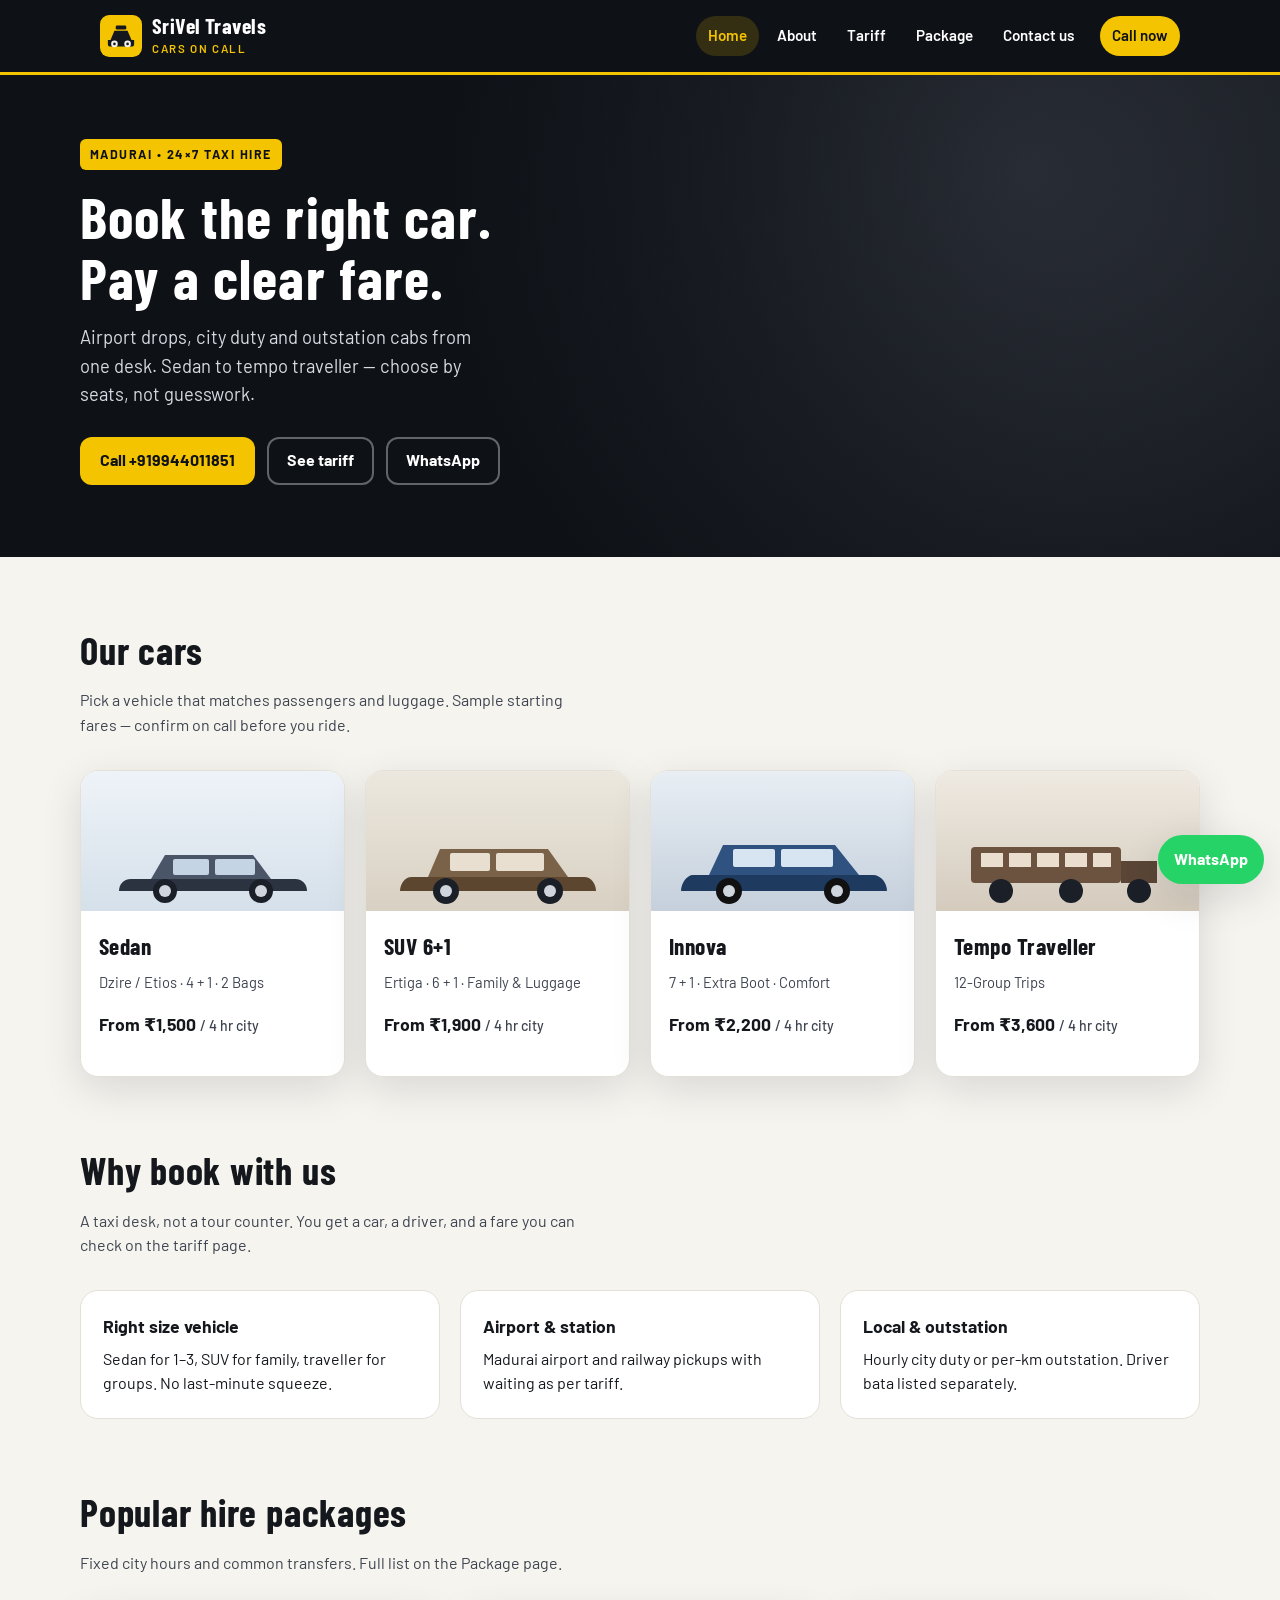
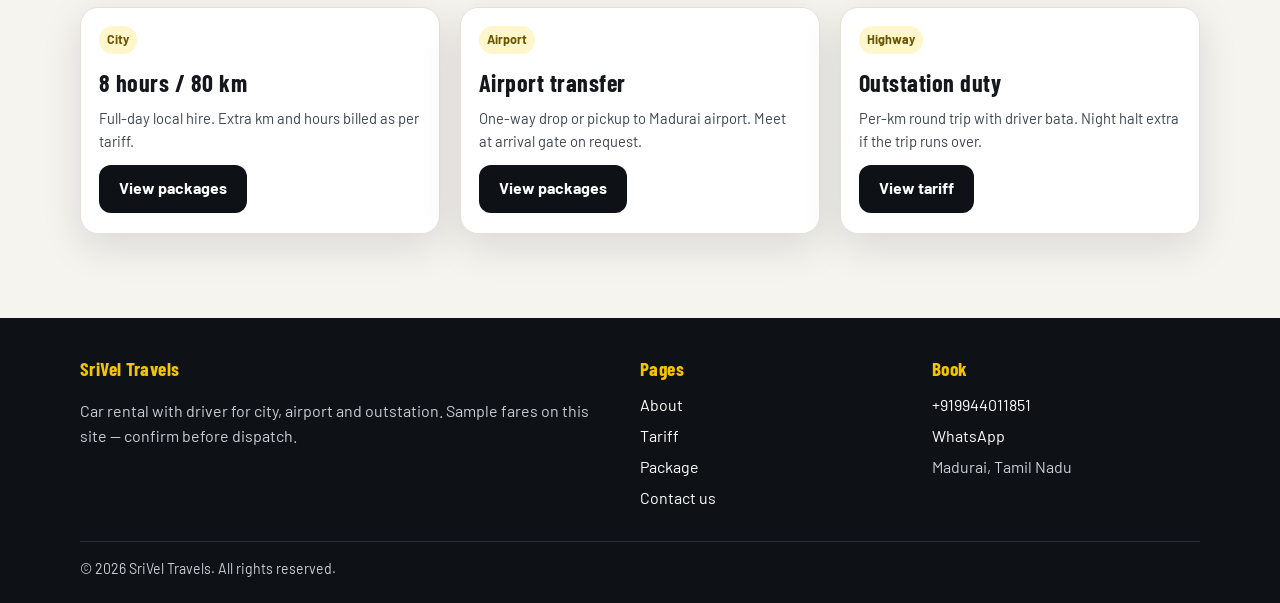
<file: index.html>
<!DOCTYPE html>
<html lang="en">
<head>
  <meta charset="UTF-8">
  <meta name="viewport" content="width=device-width, initial-scale=1">
  <title>SriVel Travels | Cars, Airport Pickup &amp; Outstation</title>
  <meta name="description" content="SriVel Travels — sedan, SUV, Innova and tempo traveller for local, airport and outstation trips. Transparent tariff, 24x7 booking.">
  <link rel="icon" href="images/logo.svg" type="image/svg+xml">
  <link rel="preconnect" href="https://fonts.googleapis.com">
  <link rel="preconnect" href="https://fonts.gstatic.com" crossorigin>
  <link href="https://fonts.googleapis.com/css2?family=Barlow+Condensed:wght@600;700&family=Barlow:wght@400;500;600;700&display=swap" rel="stylesheet">
  <link rel="stylesheet" href="css/styles.css">
</head>
<body>
  <a class="skip" href="#main">Skip to content</a>
  <header class="site-header">
    <div class="header-inner">
      <a class="brand" href="index.html">
        <img class="brand-mark" src="images/logo.svg" alt="">
        <span>
          <span class="logo-name">SriVel Travels</span>
          <span class="logo-tag">Cars on call</span>
        </span>
      </a>
      <button class="nav-toggle" type="button" aria-label="Open menu" aria-expanded="false">
        <span></span><span></span><span></span>
      </button>
      <nav class="site-nav" aria-label="Primary">
        <a class="active" href="index.html">Home</a>
        <a href="about.html">About</a>
        <a href="tariff.html">Tariff</a>
        <a href="package.html">Package</a>
        <a href="contact.html">Contact us</a>
        <a class="nav-call" href="tel:+919944011851">Call now</a>
      </nav>
    </div>
  </header>

  <main id="main">
    <section class="hero">
      <div class="hero-inner">
        <span class="kicker">Madurai • 24×7 taxi hire</span>
        <h1>Book the right car. Pay a clear fare.</h1>
        <p class="lead">Airport drops, city duty and outstation cabs from one desk. Sedan to tempo traveller — choose by seats, not guesswork.</p>
        <div class="actions">
          <a class="btn btn-primary" href="tel:+919944011851">Call +919944011851</a>
          <a class="btn btn-ghost" href="tariff.html">See tariff</a>
          <a class="btn btn-ghost" href="https://wa.me/919944011851" target="_blank" rel="noopener">WhatsApp</a>
        </div>
      </div>
    </section>

    <section class="section">
      <div class="wrap">
        <h2>Our cars</h2>
        <p class="section-intro">Pick a vehicle that matches passengers and luggage. Sample starting fares — confirm on call before you ride.</p>
        <div class="grid-4">
          <article class="card">
            <div class="car-art sedan">
              <svg width="220" height="90" viewBox="0 0 220 90" aria-hidden="true">
                <path fill="#2c3340" d="M28 58h164c8 0 12 6 12 12H16c0-6 4-12 12-12z"/>
                <path fill="#4a5568" d="M48 58 62 34h88l18 24H48z"/>
                <rect x="70" y="38" width="36" height="16" rx="2" fill="#c5d4e4"/>
                <rect x="112" y="38" width="40" height="16" rx="2" fill="#c5d4e4"/>
                <circle cx="62" cy="70" r="12" fill="#1a1f28"/><circle cx="62" cy="70" r="6" fill="#d0d4dc"/>
                <circle cx="158" cy="70" r="12" fill="#1a1f28"/><circle cx="158" cy="70" r="6" fill="#d0d4dc"/>
              </svg>
            </div>
            <div class="card-body">
              <h3>Sedan</h3>
              <p class="meta">Dzire / Etios · 4 + 1 · 2 Bags</p>
              <p class="price">From ₹1,500 <span>/ 4 hr city</span></p>
            </div>
          </article>
          <article class="card">
            <div class="car-art suv">
              <svg width="220" height="90" viewBox="0 0 220 90" aria-hidden="true">
                <path fill="#5c4630" d="M24 56h172c8 0 12 8 12 14H12c0-6 4-14 12-14z"/>
                <path fill="#7a6248" d="M40 56 52 28h108l20 28H40z"/>
                <rect x="62" y="32" width="40" height="18" rx="2" fill="#e8dfd0"/>
                <rect x="108" y="32" width="48" height="18" rx="2" fill="#e8dfd0"/>
                <circle cx="58" cy="70" r="13" fill="#1a1f28"/><circle cx="58" cy="70" r="6" fill="#d0d4dc"/>
                <circle cx="162" cy="70" r="13" fill="#1a1f28"/><circle cx="162" cy="70" r="6" fill="#d0d4dc"/>
              </svg>
            </div>
            <div class="card-body">
              <h3>SUV 6+1</h3>
              <p class="meta">Ertiga · 6 + 1 · Family & Luggage</p>
              <p class="price">From ₹1,900 <span>/ 4 hr city</span></p>
            </div>
          </article>
          <article class="card">
            <div class="car-art crysta">
              <svg width="220" height="90" viewBox="0 0 220 90" aria-hidden="true">
                <path fill="#1e3a5f" d="M20 54h180c8 0 14 8 14 16H8c0-8 6-16 12-16z"/>
                <path fill="#2f5280" d="M36 54 50 24h112l24 30H36z"/>
                <rect x="60" y="28" width="42" height="18" rx="2" fill="#d7e4f2"/>
                <rect x="108" y="28" width="52" height="18" rx="2" fill="#d7e4f2"/>
                <circle cx="56" cy="70" r="13" fill="#111"/><circle cx="56" cy="70" r="6" fill="#cfd6de"/>
                <circle cx="164" cy="70" r="13" fill="#111"/><circle cx="164" cy="70" r="6" fill="#cfd6de"/>
              </svg>
            </div>
            <div class="card-body">
              <h3>Innova</h3>
              <p class="meta">7 + 1 · Extra Boot · Comfort</p>
              <p class="price">From ₹2,200 <span>/ 4 hr city</span></p>
            </div>
          </article>
          <article class="card">
            <div class="car-art tt">
              <svg width="230" height="90" viewBox="0 0 230 90" aria-hidden="true">
                <rect x="18" y="26" width="150" height="36" rx="4" fill="#6b5340"/>
                <path fill="#5a4536" d="M168 40h36v22H168z"/>
                <rect x="28" y="32" width="22" height="14" fill="#eadfce"/>
                <rect x="56" y="32" width="22" height="14" fill="#eadfce"/>
                <rect x="84" y="32" width="22" height="14" fill="#eadfce"/>
                <rect x="112" y="32" width="22" height="14" fill="#eadfce"/>
                <rect x="140" y="32" width="18" height="14" fill="#eadfce"/>
                <circle cx="48" cy="70" r="12" fill="#1a1f28"/><circle cx="118" cy="70" r="12" fill="#1a1f28"/>
                <circle cx="186" cy="70" r="12" fill="#1a1f28"/>
              </svg>
            </div>
            <div class="card-body">
              <h3>Tempo Traveller</h3>
              <p class="meta">12-Group Trips</p>
              <p class="price">From ₹3,600 <span>/ 4 hr city</span></p>
            </div>
          </article>
        </div>
      </div>
    </section>

    <section class="section" style="padding-top:0">
      <div class="wrap">
        <h2>Why book with us</h2>
        <p class="section-intro">A taxi desk, not a tour counter. You get a car, a driver, and a fare you can check on the tariff page.</p>
        <div class="grid-3">
          <div class="feature">
            <strong>Right size vehicle</strong>
            Sedan for 1–3, SUV for family, traveller for groups. No last-minute squeeze.
          </div>
          <div class="feature">
            <strong>Airport &amp; station</strong>
            Madurai airport and railway pickups with waiting as per tariff.
          </div>
          <div class="feature">
            <strong>Local &amp; outstation</strong>
            Hourly city duty or per-km outstation. Driver bata listed separately.
          </div>
        </div>
      </div>
    </section>

    <section class="section" style="padding-top:0">
      <div class="wrap">
        <h2>Popular hire packages</h2>
        <p class="section-intro">Fixed city hours and common transfers. Full list on the Package page.</p>
        <div class="grid-3">
          <article class="card pkg">
            <div class="card-body">
              <span class="tag">City</span>
              <h3>8 hours / 80 km</h3>
              <p class="meta">Full-day local hire. Extra km and hours billed as per tariff.</p>
              <a class="btn btn-dark" href="package.html">View packages</a>
            </div>
          </article>
          <article class="card pkg">
            <div class="card-body">
              <span class="tag">Airport</span>
              <h3>Airport transfer</h3>
              <p class="meta">One-way drop or pickup to Madurai airport. Meet at arrival gate on request.</p>
              <a class="btn btn-dark" href="package.html">View packages</a>
            </div>
          </article>
          <article class="card pkg">
            <div class="card-body">
              <span class="tag">Highway</span>
              <h3>Outstation duty</h3>
              <p class="meta">Per-km round trip with driver bata. Night halt extra if the trip runs over.</p>
              <a class="btn btn-dark" href="tariff.html">View tariff</a>
            </div>
          </article>
        </div>
      </div>
    </section>
  </main>

  <footer class="site-footer">
    <div class="footer-grid">
      <div>
        <h3>SriVel Travels</h3>
        <p>Car rental with driver for city, airport and outstation. Sample fares on this site — confirm before dispatch.</p>
      </div>
      <div>
        <h3>Pages</h3>
        <ul>
          <li><a href="about.html">About</a></li>
          <li><a href="tariff.html">Tariff</a></li>
          <li><a href="package.html">Package</a></li>
          <li><a href="contact.html">Contact us</a></li>
        </ul>
      </div>
      <div>
        <h3>Book</h3>
        <ul>
          <li><a href="tel:+919944011851">+919944011851</a></li>
          <li><a href="https://wa.me/919944011851" target="_blank" rel="noopener">WhatsApp</a></li>
          <li>Madurai, Tamil Nadu</li>
        </ul>
      </div>
    </div>
    <p class="copy">© 2026 SriVel Travels. All rights reserved.</p>
  </footer>
  <a class="float-wa" href="https://wa.me/919944011851" target="_blank" rel="noopener">WhatsApp</a>
  <script src="js/main.js"></script>
</body>
</html>
</file>
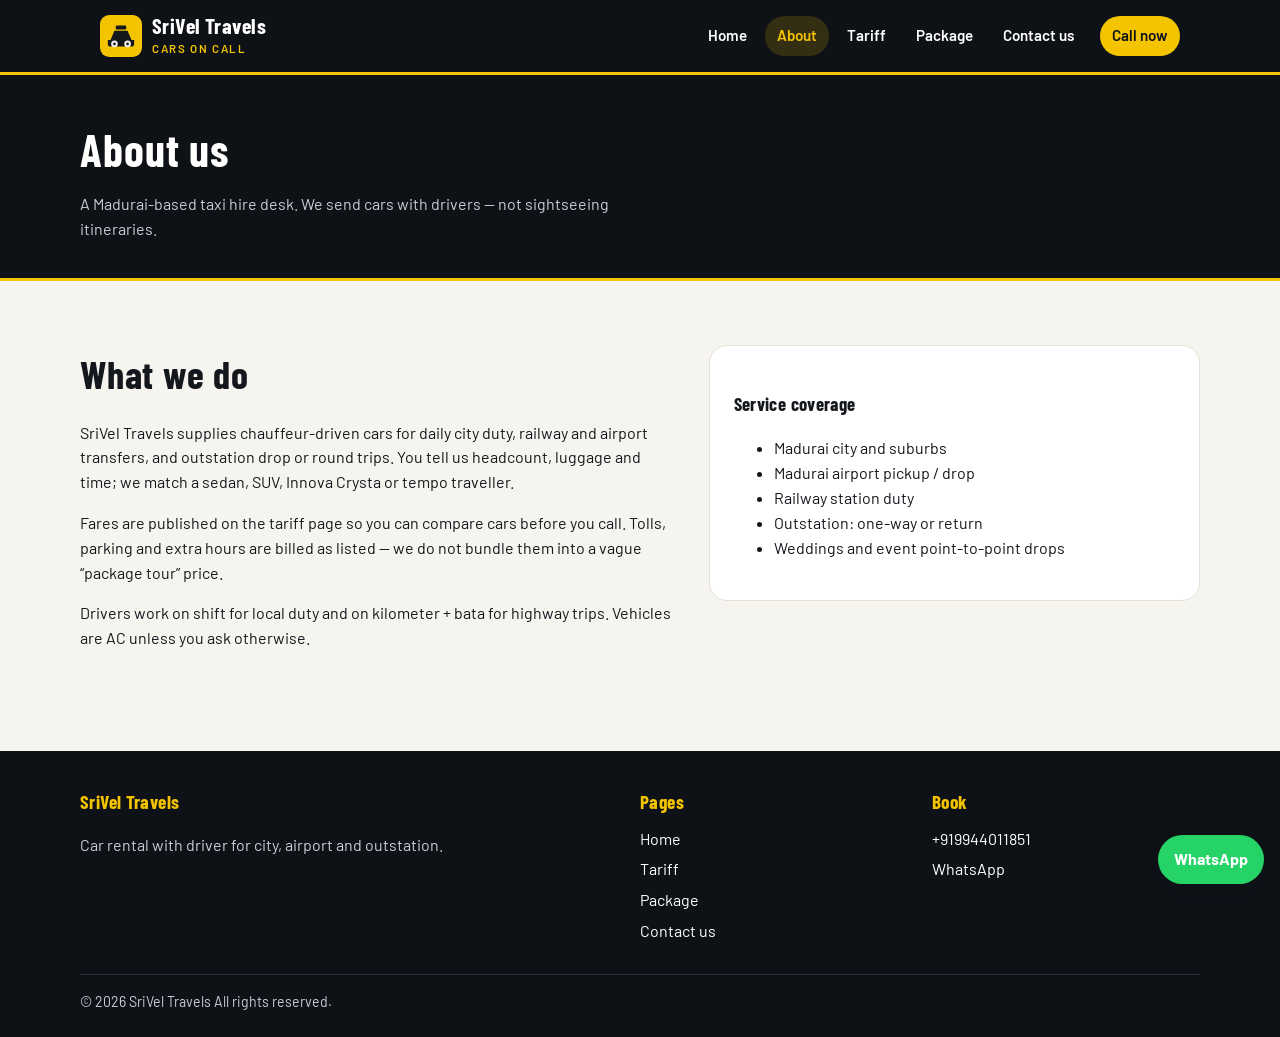
<file: about.html>
<!DOCTYPE html>
<html lang="en">
<head>
  <meta charset="UTF-8">
  <meta name="viewport" content="width=device-width, initial-scale=1">
  <title>About | SriVel Travels</title>
  <meta name="description" content="About SriVel Travels — local cab desk for sedan, SUV and tempo traveller with drivers in Madurai and around TamilNadu.">
  <link rel="icon" href="images/logo.svg" type="image/svg+xml">
  <link rel="preconnect" href="https://fonts.googleapis.com">
  <link rel="preconnect" href="https://fonts.gstatic.com" crossorigin>
  <link href="https://fonts.googleapis.com/css2?family=Barlow+Condensed:wght@600;700&family=Barlow:wght@400;500;600;700&display=swap" rel="stylesheet">
  <link rel="stylesheet" href="css/styles.css">
</head>
<body>
  <header class="site-header">
    <div class="header-inner">
      <a class="brand" href="index.html">
        <img class="brand-mark" src="images/logo.svg" alt="">
        <span>
          <span class="logo-name">SriVel Travels</span>
          <span class="logo-tag">Cars on call</span>
        </span>
      </a>
      <button class="nav-toggle" type="button" aria-label="Open menu" aria-expanded="false">
        <span></span><span></span><span></span>
      </button>
      <nav class="site-nav" aria-label="Primary">
        <a href="index.html">Home</a>
        <a class="active" href="about.html">About</a>
        <a href="tariff.html">Tariff</a>
        <a href="package.html">Package</a>
        <a href="contact.html">Contact us</a>
        <a class="nav-call" href="tel:+919944011851">Call now</a>
      </nav>
    </div>
  </header>

  <main>
    <div class="page-hero">
      <div class="wrap">
        <h1>About us</h1>
        <p>A Madurai-based taxi hire desk. We send cars with drivers — not sightseeing itineraries.</p>
      </div>
    </div>

    <section class="section">
      <div class="wrap about-split">
        <div>
          <h2>What we do</h2>
          <p>SriVel Travels supplies chauffeur-driven cars for daily city duty, railway and airport transfers, and outstation drop or round trips. You tell us headcount, luggage and time; we match a sedan, SUV, Innova Crysta or tempo traveller.</p>
          <p>Fares are published on the tariff page so you can compare cars before you call. Tolls, parking and extra hours are billed as listed — we do not bundle them into a vague “package tour” price.</p>
          <p>Drivers work on shift for local duty and on kilometer + bata for highway trips. Vehicles are AC unless you ask otherwise.</p>
        </div>
        <aside class="panel">
          <h3>Service coverage</h3>
          <ul>
            <li>Madurai city and suburbs</li>
            <li>Madurai airport pickup / drop</li>
            <li>Railway station duty</li>
            <li>Outstation: one-way or return</li>
            <li>Weddings and event point-to-point drops</li>
          </ul>
        </aside>
      </div>
    </section>
  </main>

  <footer class="site-footer">
    <div class="footer-grid">
      <div>
        <h3>SriVel Travels</h3>
        <p>Car rental with driver for city, airport and outstation.</p>
      </div>
      <div>
        <h3>Pages</h3>
        <ul>
          <li><a href="index.html">Home</a></li>
          <li><a href="tariff.html">Tariff</a></li>
          <li><a href="package.html">Package</a></li>
          <li><a href="contact.html">Contact us</a></li>
        </ul>
      </div>
      <div>
        <h3>Book</h3>
        <ul>
          <li><a href="tel:+919944011851">+919944011851</a></li>
          <li><a href="https://wa.me/919944011851" target="_blank" rel="noopener">WhatsApp</a></li>
        </ul>
      </div>
    </div>
    <p class="copy">© 2026 SriVel Travels All rights reserved.</p>
  </footer>
  <a class="float-wa" href="https://wa.me/919944011851" target="_blank" rel="noopener">WhatsApp</a>
  <script src="js/main.js"></script>
</body>
</html>
</file>
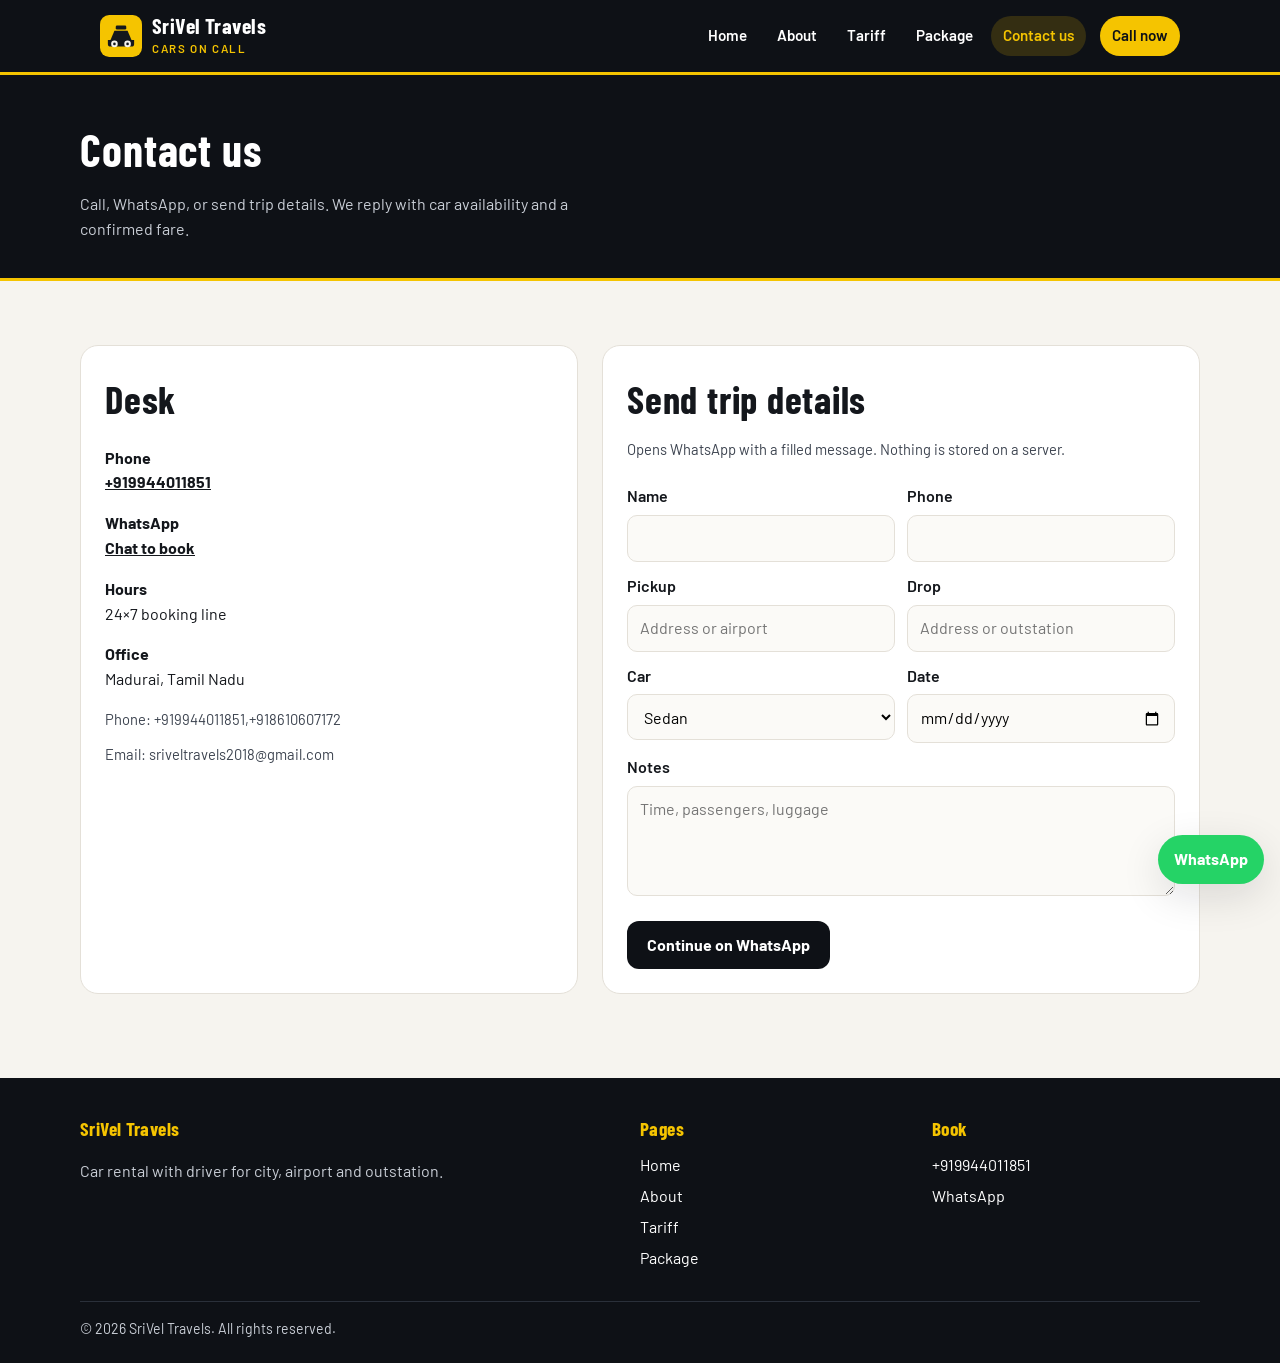
<file: contact.html>
<!DOCTYPE html>
<html lang="en">
<head>
  <meta charset="UTF-8">
  <meta name="viewport" content="width=device-width, initial-scale=1">
  <title>Contact us | SriVel Travels</title>
  <meta name="description" content="Contact SriVel Travels— call or WhatsApp to book sedan, SUV, Innova or tempo traveller.">
  <link rel="icon" href="images/logo.svg" type="image/svg+xml">
  <link rel="preconnect" href="https://fonts.googleapis.com">
  <link rel="preconnect" href="https://fonts.gstatic.com" crossorigin>
  <link href="https://fonts.googleapis.com/css2?family=Barlow+Condensed:wght@600;700&family=Barlow:wght@400;500;600;700&display=swap" rel="stylesheet">
  <link rel="stylesheet" href="css/styles.css">
</head>
<body>
  <header class="site-header">
    <div class="header-inner">
      <a class="brand" href="index.html">
        <img class="brand-mark" src="images/logo.svg" alt="">
        <span>
          <span class="logo-name">SriVel Travels</span>
          <span class="logo-tag">Cars on call</span>
        </span>
      </a>
      <button class="nav-toggle" type="button" aria-label="Open menu" aria-expanded="false">
        <span></span><span></span><span></span>
      </button>
      <nav class="site-nav" aria-label="Primary">
        <a href="index.html">Home</a>
        <a href="about.html">About</a>
        <a href="tariff.html">Tariff</a>
        <a href="package.html">Package</a>
        <a class="active" href="contact.html">Contact us</a>
        <a class="nav-call" href="tel:+919944011851">Call now</a>
      </nav>
    </div>
  </header>

  <main>
    <div class="page-hero">
      <div class="wrap">
        <h1>Contact us</h1>
        <p>Call, WhatsApp, or send trip details. We reply with car availability and a confirmed fare.</p>
      </div>
    </div>

    <section class="section">
      <div class="wrap contact-grid">
        <div class="contact-card">
          <h2>Desk</h2>
          <p><strong>Phone</strong><br><a href="tel:+919944011851">+919944011851</a></p>
          <p><strong>WhatsApp</strong><br><a href="https://wa.me/919944011851" target="_blank" rel="noopener">Chat to book</a></p>
          <p><strong>Hours</strong><br>24×7 booking line</p>
          <p><strong>Office</strong><br>Madurai, Tamil Nadu</p>
          <p class="meta">Phone: +919944011851,+918610607172</p>
	<p class="meta">Email: sriveltravels2018@gmail.com</p>
        </div>
        <form id="enquiry-form">
          <h2>Send trip details</h2>
          <p class="meta">Opens WhatsApp with a filled message. Nothing is stored on a server.</p>
          <div class="form-row">
            <div>
              <label for="name">Name</label>
              <input id="name" name="name" required autocomplete="name">
            </div>
            <div>
              <label for="phone">Phone</label>
              <input id="phone" name="phone" type="tel" required autocomplete="tel">
            </div>
          </div>
          <div class="form-row">
            <div>
              <label for="pickup">Pickup</label>
              <input id="pickup" name="pickup" required placeholder="Address or airport">
            </div>
            <div>
              <label for="drop">Drop</label>
              <input id="drop" name="drop" required placeholder="Address or outstation">
            </div>
          </div>
          <div class="form-row">
            <div>
              <label for="car">Car</label>
              <select id="car" name="car">
                <option>Sedan</option>
                <option>SUV 6+1</option>
                <option>Innova</option>
 		<option>Innova Crysta</option>
		 <option>Innova Hycross</option>
                <option>Tempo Traveller 12+1</option>
                <option>Tempo Traveller 18 Seater</option>
		 <option>Urbania</option>
              </select>
            </div>
            <div>
              <label for="date">Date</label>
              <input id="date" name="date" type="date" required>
            </div>
          </div>
          <label for="note">Notes</label>
          <textarea id="note" name="note" placeholder="Time, passengers, luggage"></textarea>
          <div class="actions" style="margin-top:18px">
            <button class="btn btn-dark" type="submit">Continue on WhatsApp</button>
          </div>
        </form>
      </div>
    </section>
  </main>

  <footer class="site-footer">
    <div class="footer-grid">
      <div>
        <h3>SriVel Travels</h3>
        <p>Car rental with driver for city, airport and outstation.</p>
      </div>
      <div>
        <h3>Pages</h3>
        <ul>
          <li><a href="index.html">Home</a></li>
          <li><a href="about.html">About</a></li>
          <li><a href="tariff.html">Tariff</a></li>
          <li><a href="package.html">Package</a></li>
        </ul>
      </div>
      <div>
        <h3>Book</h3>
        <ul>
          <li><a href="tel:+919944011851">+919944011851</a></li>
          <li><a href="https://wa.me/919944011851" target="_blank" rel="noopener">WhatsApp</a></li>
        </ul>
      </div>
    </div>
    <p class="copy">© 2026 SriVel Travels. All rights reserved.</p>
  </footer>
  <a class="float-wa" href="https://wa.me/919944011851" target="_blank" rel="noopener">WhatsApp</a>
  <script src="js/main.js"></script>
</body>
</html>
</file>
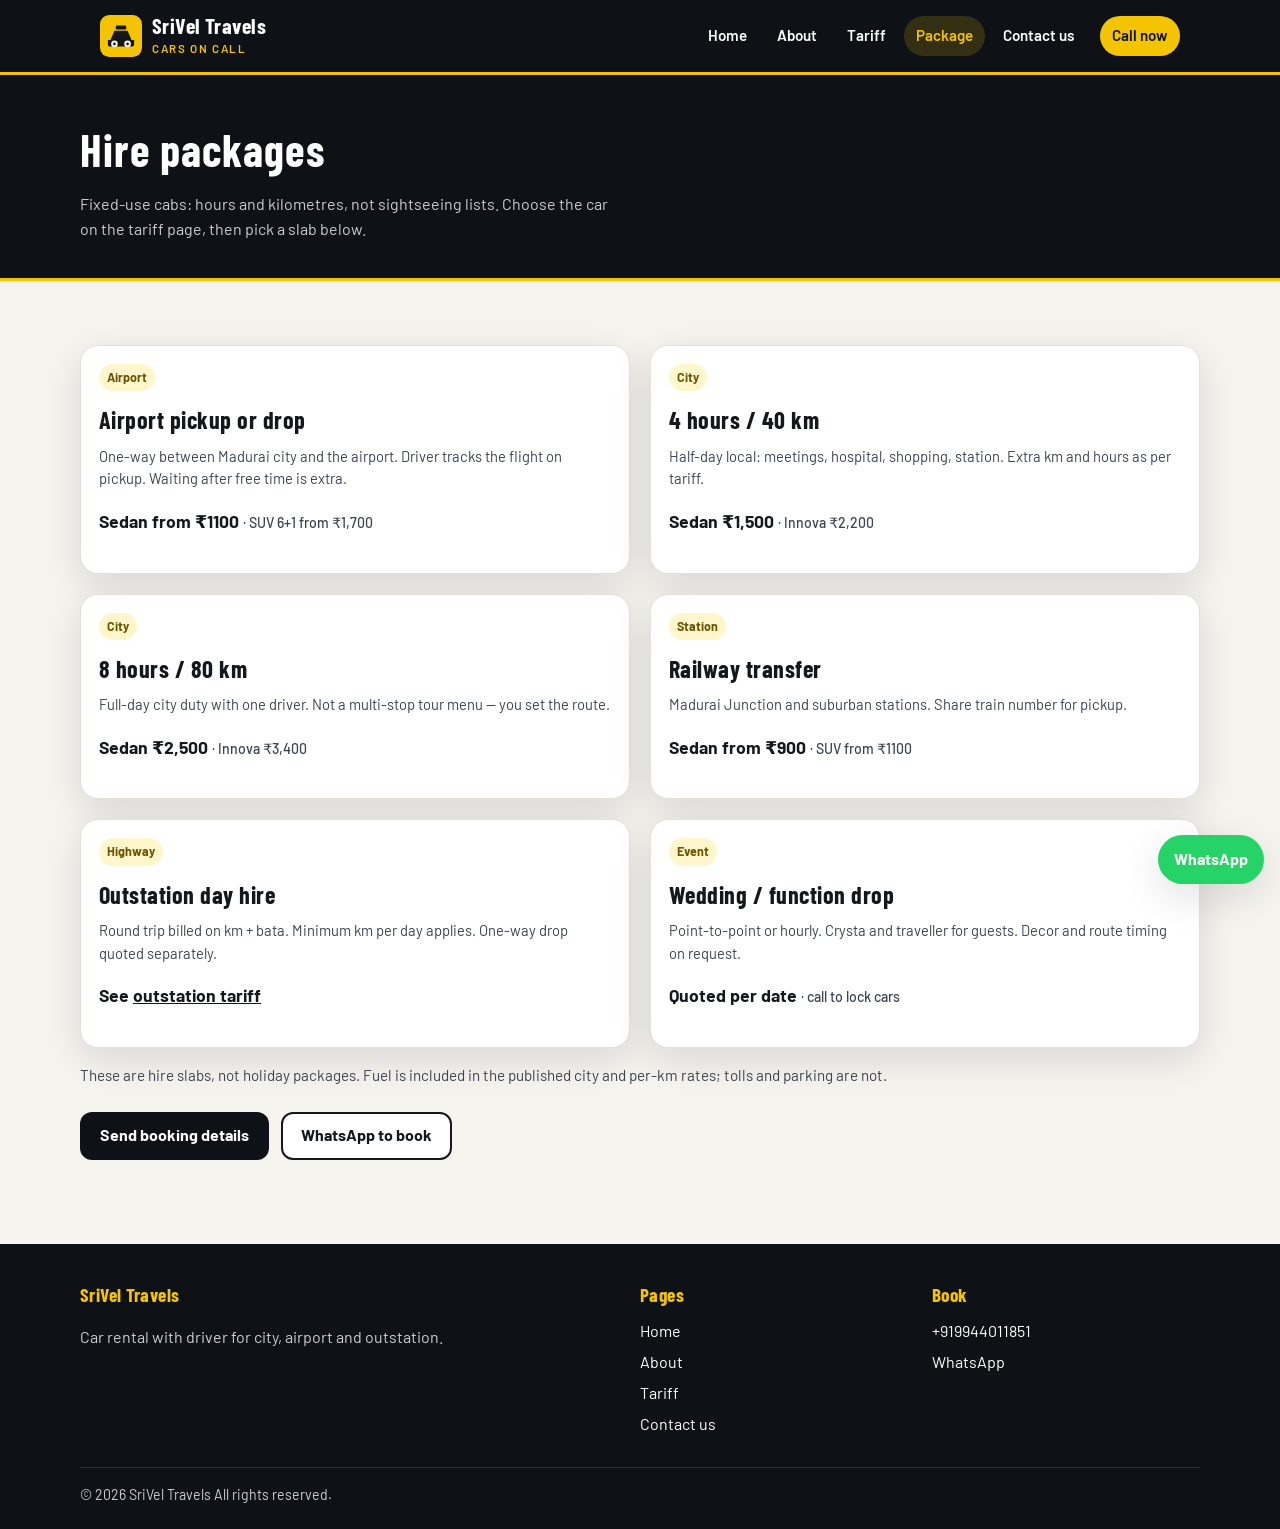
<file: package.html>
<!DOCTYPE html>
<html lang="en">
<head>
  <meta charset="UTF-8">
  <meta name="viewport" content="width=device-width, initial-scale=1">
  <title>Package | SriVel Travels</title>
  <meta name="description" content="Taxi hire packages from SriVel Travels Madurai— airport transfer, 4 hour and 8 hour city duty, outstation day hire.">
  <link rel="icon" href="images/logo.svg" type="image/svg+xml">
  <link rel="preconnect" href="https://fonts.googleapis.com">
  <link rel="preconnect" href="https://fonts.gstatic.com" crossorigin>
  <link href="https://fonts.googleapis.com/css2?family=Barlow+Condensed:wght@600;700&family=Barlow:wght@400;500;600;700&display=swap" rel="stylesheet">
  <link rel="stylesheet" href="css/styles.css">
</head>
<body>
  <header class="site-header">
    <div class="header-inner">
      <a class="brand" href="index.html">
        <img class="brand-mark" src="images/logo.svg" alt="">
        <span>
          <span class="logo-name">SriVel Travels</span>
          <span class="logo-tag">Cars on call</span>
        </span>
      </a>
      <button class="nav-toggle" type="button" aria-label="Open menu" aria-expanded="false">
        <span></span><span></span><span></span>
      </button>
      <nav class="site-nav" aria-label="Primary">
        <a href="index.html">Home</a>
        <a href="about.html">About</a>
        <a href="tariff.html">Tariff</a>
        <a class="active" href="package.html">Package</a>
        <a href="contact.html">Contact us</a>
        <a class="nav-call" href="tel:+919944011851">Call now</a>
      </nav>
    </div>
  </header>

  <main>
    <div class="page-hero">
      <div class="wrap">
        <h1>Hire packages</h1>
        <p>Fixed-use cabs: hours and kilometres, not sightseeing lists. Choose the car on the tariff page, then pick a slab below.</p>
      </div>
    </div>

    <section class="section">
      <div class="wrap">
        <div class="grid-2">
          <article class="card pkg">
            <div class="card-body">
              <span class="tag">Airport</span>
              <h3>Airport pickup or drop</h3>
              <p class="meta">One-way between Madurai city and the airport. Driver tracks the flight on pickup. Waiting after free time is extra.</p>
              <p class="price">Sedan from ₹1100 <span>· SUV 6+1 from ₹1,700</span></p>
            </div>
          </article>
          <article class="card pkg">
            <div class="card-body">
              <span class="tag">City</span>
              <h3>4 hours / 40 km</h3>
              <p class="meta">Half-day local: meetings, hospital, shopping, station. Extra km and hours as per tariff.</p>
              <p class="price">Sedan ₹1,500 <span>· Innova ₹2,200</span></p>
            </div>
          </article>
          <article class="card pkg">
            <div class="card-body">
              <span class="tag">City</span>
              <h3>8 hours / 80 km</h3>
              <p class="meta">Full-day city duty with one driver. Not a multi-stop tour menu — you set the route.</p>
              <p class="price">Sedan ₹2,500 <span>· Innova ₹3,400</span></p>
            </div>
          </article>
          <article class="card pkg">
            <div class="card-body">
              <span class="tag">Station</span>
              <h3>Railway transfer</h3>
              <p class="meta">Madurai Junction and suburban stations. Share train number for pickup.</p>
              <p class="price">Sedan from ₹900 <span>· SUV from ₹1100</span></p>
            </div>
          </article>
          <article class="card pkg">
            <div class="card-body">
              <span class="tag">Highway</span>
              <h3>Outstation day hire</h3>
              <p class="meta">Round trip billed on km + bata. Minimum km per day applies. One-way drop quoted separately.</p>
              <p class="price">See <a href="tariff.html">outstation tariff</a></p>
            </div>
          </article>
          <article class="card pkg">
            <div class="card-body">
              <span class="tag">Event</span>
              <h3>Wedding / function drop</h3>
              <p class="meta">Point-to-point or hourly. Crysta and traveller for guests. Decor and route timing on request.</p>
              <p class="price">Quoted per date <span>· call to lock cars</span></p>
            </div>
          </article>
        </div>
        <p class="note">These are hire slabs, not holiday packages. Fuel is included in the published city and per-km rates; tolls and parking are not.</p>
        <div class="actions" style="margin-top:24px">
          <a class="btn btn-dark" href="contact.html">Send booking details</a>
          <a class="btn btn-outline" href="https://wa.me/+919944011851" target="_blank" rel="noopener">WhatsApp to book</a>
        </div>
      </div>
    </section>
  </main>

  <footer class="site-footer">
    <div class="footer-grid">
      <div>
        <h3>SriVel Travels</h3>
        <p>Car rental with driver for city, airport and outstation.</p>
      </div>
      <div>
        <h3>Pages</h3>
        <ul>
          <li><a href="index.html">Home</a></li>
          <li><a href="about.html">About</a></li>
          <li><a href="tariff.html">Tariff</a></li>
          <li><a href="contact.html">Contact us</a></li>
        </ul>
      </div>
      <div>
        <h3>Book</h3>
        <ul>
          <li><a href="tel:+919944011851">+919944011851</a></li>
          <li><a href="https://wa.me/919944011851" target="_blank" rel="noopener">WhatsApp</a></li>
        </ul>
      </div>
    </div>
    <p class="copy">© 2026 SriVel Travels All rights reserved.</p>
  </footer>
  <a class="float-wa" href="https://wa.me/919944011851" target="_blank" rel="noopener">WhatsApp</a>
  <script src="js/main.js"></script>
</body>
</html>
</file>
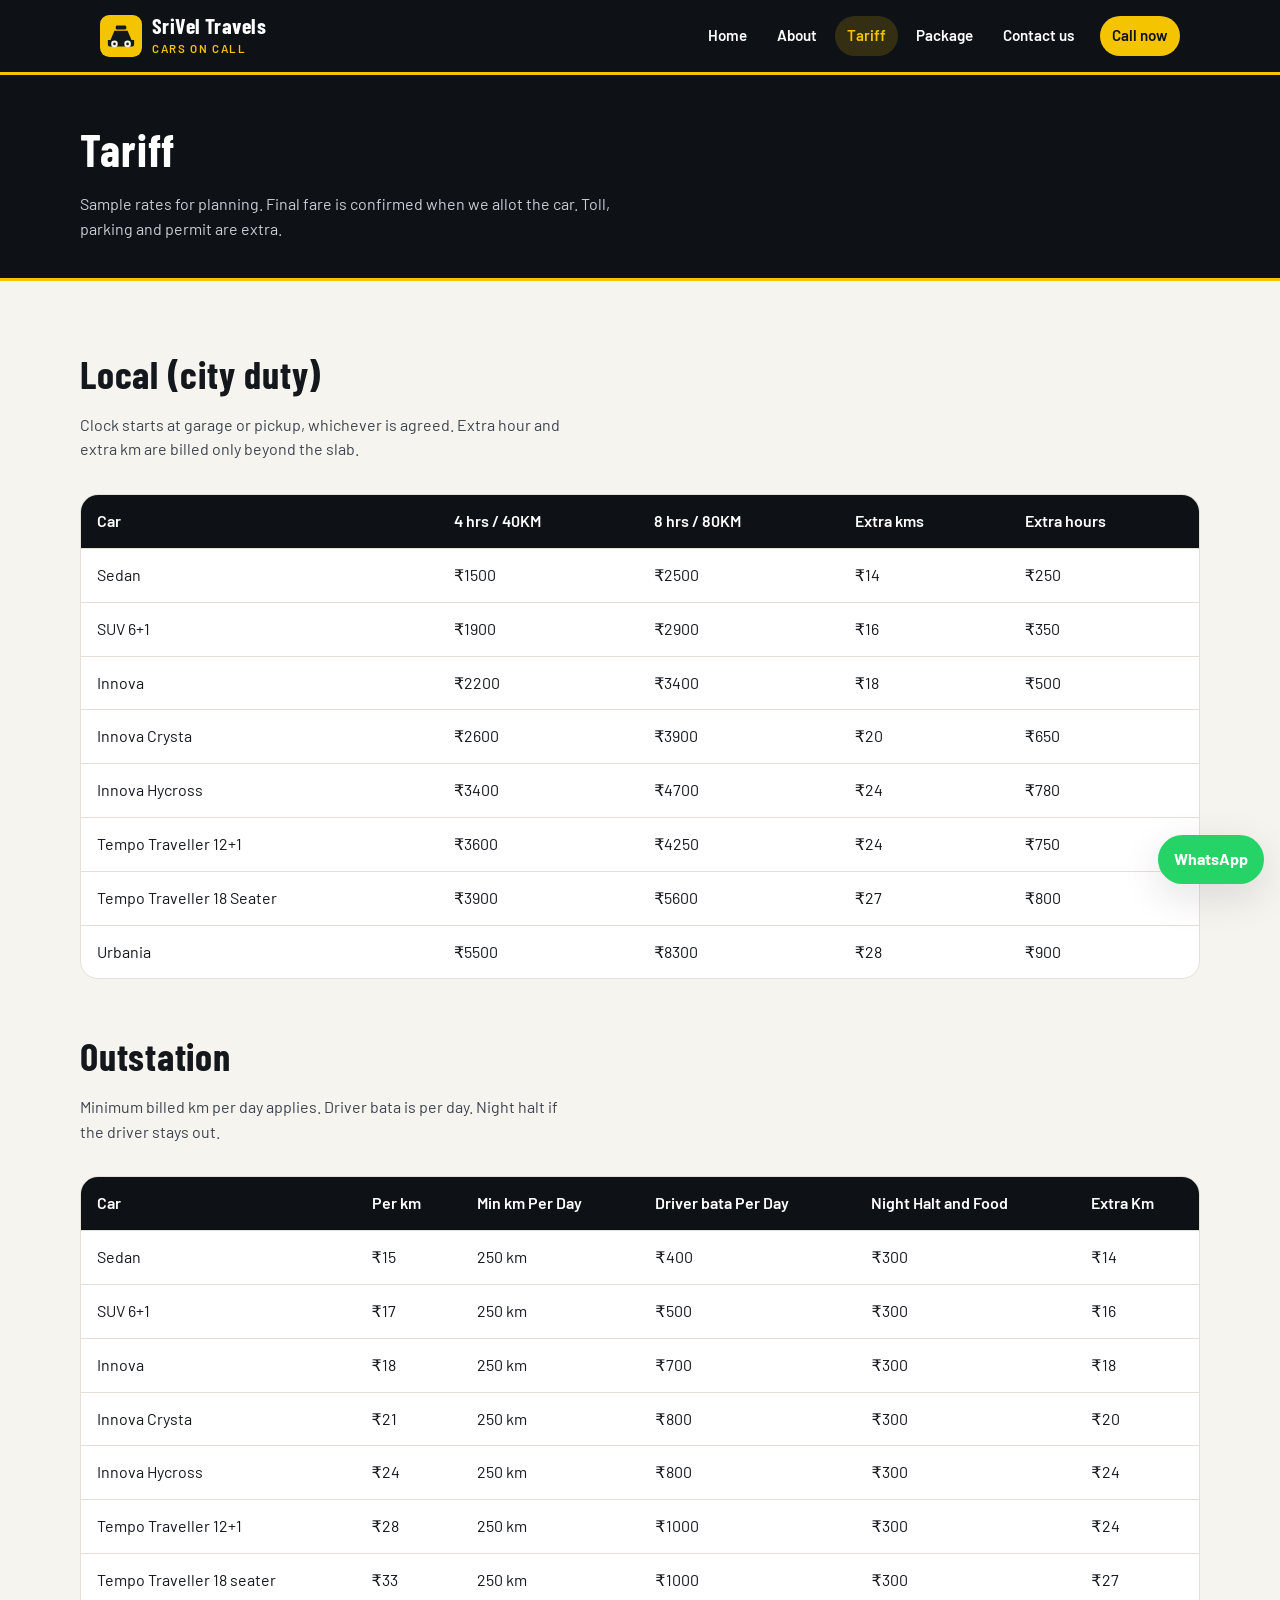
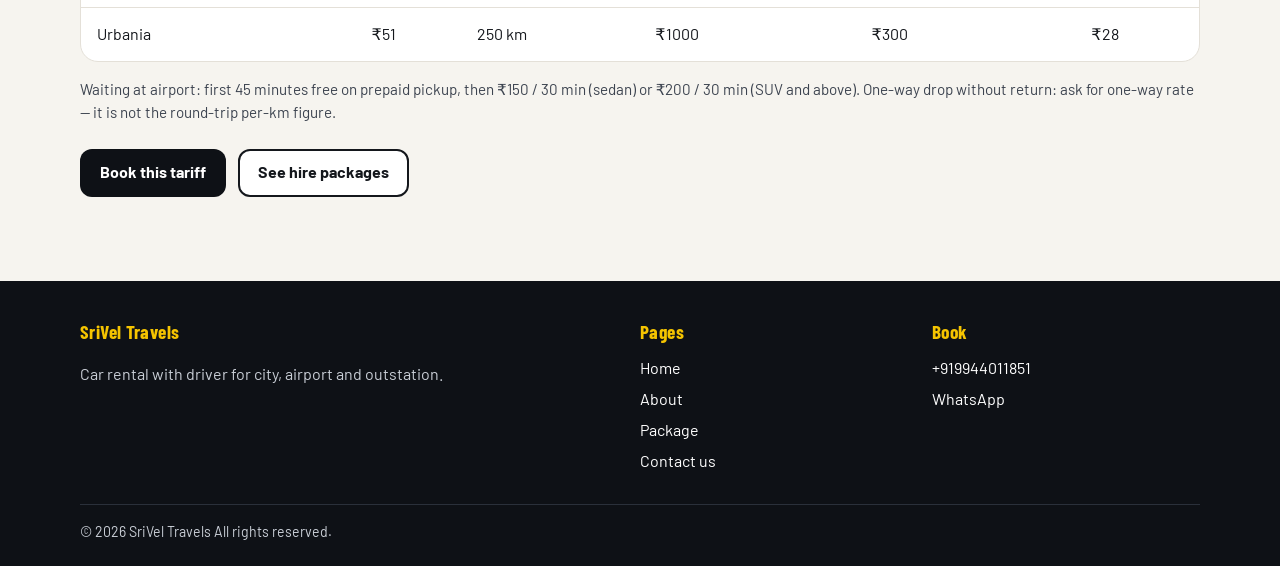
<file: tariff.html>
<!DOCTYPE html>
<html lang="en">
<head>
  <meta charset="UTF-8">
  <meta name="viewport" content="width=device-width, initial-scale=1">
  <title>Tariff | SriVel Travels</title>
  <meta name="description" content="SriVel Travels tariff for sedan, SUV, Innova Crysta and tempo traveller — local hours and outstation per km.">
  <link rel="icon" href="images/logo.svg" type="image/svg+xml">
  <link rel="preconnect" href="https://fonts.googleapis.com">
  <link rel="preconnect" href="https://fonts.gstatic.com" crossorigin>
  <link href="https://fonts.googleapis.com/css2?family=Barlow+Condensed:wght@600;700&family=Barlow:wght@400;500;600;700&display=swap" rel="stylesheet">
  <link rel="stylesheet" href="css/styles.css">
</head>
<body>
  <header class="site-header">
    <div class="header-inner">
      <a class="brand" href="index.html">
        <img class="brand-mark" src="images/logo.svg" alt="">
        <span>
          <span class="logo-name">SriVel Travels</span>
          <span class="logo-tag">Cars on call</span>
        </span>
      </a>
      <button class="nav-toggle" type="button" aria-label="Open menu" aria-expanded="false">
        <span></span><span></span><span></span>
      </button>
      <nav class="site-nav" aria-label="Primary">
        <a href="index.html">Home</a>
        <a href="about.html">About</a>
        <a class="active" href="tariff.html">Tariff</a>
        <a href="package.html">Package</a>
        <a href="contact.html">Contact us</a>
        <a class="nav-call" href="tel:+919944011851">Call now</a>
      </nav>
    </div>
  </header>

  <main>
    <div class="page-hero">
      <div class="wrap">
        <h1>Tariff</h1>
        <p>Sample rates for planning. Final fare is confirmed when we allot the car. Toll, parking and permit are extra.</p>
      </div>
    </div>

    <section class="section">
      <div class="wrap">
        <h2>Local (city duty)</h2>
        <p class="section-intro">Clock starts at garage or pickup, whichever is agreed. Extra hour and extra km are billed only beyond the slab.</p>
        <div class="table-wrap">
          <table class="table-cards">
            <thead>
              <tr>
                <th>Car</th>
                <th>4 hrs / 40KM</th>
                <th>8 hrs / 80KM</th>
                <th>Extra kms</th>
                <th>Extra hours</th>
              </tr>
            </thead>
            <tbody>
              <tr>
                <td data-label="Car">Sedan</td>
                <td data-label="4 hrs / 40KM">₹1500</td>
                <td data-label="8 hrs / 80KM">₹2500</td>
                <td data-label="Extra kms">₹14</td>
                <td data-label="Extra hours">₹250</td>
              </tr>
              <tr>
                <td data-label="Car">SUV 6+1</td>
                <td data-label="4 hrs / 40KM">₹1900</td>
                <td data-label="8 hrs / 80KM">₹2900</td>
                <td data-label="Extra kms">₹16</td>
                <td data-label="Extra hours">₹350</td>
              </tr>
              <tr>
                <td data-label="Car">Innova</td>
                <td data-label="4 hrs / 40KM">₹2200</td>
                <td data-label="8 hrs / 80KM">₹3400</td>
                <td data-label="Extra kms">₹18</td>
                <td data-label="Extra hours">₹500</td>
              </tr>
              <tr>
                <td data-label="Car">Innova Crysta</td>
                <td data-label="4 hrs / 40KM">₹2600</td>
                <td data-label="8 hrs / 80KM">₹3900</td>
                <td data-label="Extra kms">₹20</td>
                <td data-label="Extra hours">₹650</td>
              </tr>
              <tr>
                 <td data-label="Car">Innova Hycross</td>
                <td data-label="4 hrs / 40KM">₹3400</td>
                <td data-label="8 hrs / 80KM">₹4700</td>
                <td data-label="Extra kms">₹24</td>
                <td data-label="Extra hours">₹780</td>
              </tr>
		<tr>
                 <td data-label="Car">Tempo Traveller 12+1</td>
                <td data-label="4 hrs / 40KM">₹3600</td>
                <td data-label="8 hrs / 80KM">₹4250</td>
                <td data-label="Extra kms">₹24</td>
                <td data-label="Extra hours">₹750</td>
              </tr>
		<tr>
                 <td data-label="Car">Tempo Traveller 18 Seater</td>
                <td data-label="4 hrs / 40KM">₹3900</td>
                <td data-label="8 hrs / 80KM">₹5600</td>
                <td data-label="Extra kms">₹27</td>
                <td data-label="Extra hours">₹800</td>
              </tr>
		<tr>
                 <td data-label="Car">Urbania</td>
                <td data-label="4 hrs / 40KM">₹5500</td>
                <td data-label="8 hrs / 80KM">₹8300</td>
                <td data-label="Extra kms">₹28</td>
                <td data-label="Extra hours">₹900</td>
              </tr>
            </tbody>
          </table>
        </div>

        <h2 style="margin-top:48px">Outstation</h2>
        <p class="section-intro">Minimum billed km per day applies. Driver bata is per day. Night halt if the driver stays out.</p>
        <div class="table-wrap">
          <table class="table-cards">
            <thead>
              <tr>
                <th>Car</th>
                <th>Per km</th>
                <th>Min km Per Day</th>
                <th>Driver bata Per Day</th>
                <th>Night Halt and Food</th>
		<th>Extra Km</th>
              </tr>
            </thead>
            <tbody>
              <tr>
                <td data-label="Car">Sedan</td>
                <td data-label="Per km">₹15</td>
                <td data-label="Min km Per Day">250 km</td>
                <td data-label="Driver bata Per Day">₹400</td>
                <td data-label="Night Halt and Food">₹300</td>
		<td data-label="Extra Km">₹14</td>
              </tr>
              <tr>
                <td data-label="Car">SUV 6+1</td>
                <td data-label="Per km">₹17</td>
                <td data-label="Min km Per Day">250 km</td>
                <td data-label="Driver bata Per Day">₹500</td>
                <td data-label="Night Halt and Food">₹300</td>
		<td data-label="Extra Km">₹16</td>
              </tr>
		<tr>
                <td data-label="Car">Innova</td>
                <td data-label="Per km">₹18</td>
                <td data-label="Min km Per Day">250 km</td>
                <td data-label="Driver bata Per Day">₹700</td>
                <td data-label="Night Halt and Food">₹300</td>
		<td data-label="Extra Km">₹18</td>
              </tr>
              <tr>
                <td data-label="Car">Innova Crysta</td>
                <td data-label="Per km">₹21</td>
                <td data-label="Min km Per Day">250 km</td>
                <td data-label="Driver bata Per Day">₹800</td>
                <td data-label="Night Halt and Food">₹300</td>
		<td data-label="Extra Km">₹20</td>
              </tr>
		<tr>
                <td data-label="Car">Innova Hycross</td>
                <td data-label="Per km">₹24</td>
                <td data-label="Min km Per Day">250 km</td>
                <td data-label="Driver bata Per Day">₹800</td>
                <td data-label="Night Halt and Food">₹300</td>
		<td data-label="Extra Km">₹24</td>
              </tr>
              <tr>
                <td data-label="Car">Tempo Traveller 12+1</td>
                <td data-label="Per km">₹28</td>
                <td data-label="Min km Per Day">250 km</td>
                <td data-label="Driver bata Per Day">₹1000</td>
                <td data-label="Night Halt and Food">₹300</td>
		<td data-label="Extra Km">₹24</td>
              </tr>
              <tr>
                <td data-label="Car">Tempo Traveller 18 seater</td>
                <td data-label="Per km">₹33</td>
                <td data-label="Min km Per Day">250 km</td>
                <td data-label="Driver bata Per Day">₹1000</td>
                <td data-label="Night Halt and Food">₹300</td>
		<td data-label="Extra Km">₹27</td>
              </tr>
		<tr>
                <td data-label="Car">Urbania</td>
                <td data-label="Per km">₹51</td>
                <td data-label="Min km Per Day">250 km</td>
                <td data-label="Driver bata Per Day">₹1000</td>
                <td data-label="Night Halt and Food">₹300</td>
		<td data-label="Extra Km">₹28</td>
              </tr>
            </tbody>
          </table>
        </div>
        <p class="note">Waiting at airport: first 45 minutes free on prepaid pickup, then ₹150 / 30 min (sedan) or ₹200 / 30 min (SUV and above). One-way drop without return: ask for one-way rate — it is not the round-trip per-km figure.</p>
        <div class="actions" style="margin-top:24px">
          <a class="btn btn-dark" href="contact.html">Book this tariff</a>
          <a class="btn btn-outline" href="package.html">See hire packages</a>
        </div>
      </div>
    </section>
  </main>

  <footer class="site-footer">
    <div class="footer-grid">
      <div>
        <h3>SriVel Travels</h3>
        <p>Car rental with driver for city, airport and outstation.</p>
      </div>
      <div>
        <h3>Pages</h3>
        <ul>
          <li><a href="index.html">Home</a></li>
          <li><a href="about.html">About</a></li>
          <li><a href="package.html">Package</a></li>
          <li><a href="contact.html">Contact us</a></li>
        </ul>
      </div>
      <div>
        <h3>Book</h3>
        <ul>
          <li><a href="tel:+919944011851">+919944011851</a></li>
          <li><a href="https://wa.me/919944011851" target="_blank" rel="noopener">WhatsApp</a></li>
        </ul>
      </div>
    </div>
    <p class="copy">© 2026 SriVel Travels All rights reserved.</p>
  </footer>
  <a class="float-wa" href="https://wa.me/919944011851" target="_blank" rel="noopener">WhatsApp</a>
  <script src="js/main.js"></script>
</body>
</html>
</file>
<file: css/styles.css>
:root {
  --ink: #14171c;
  --ink-soft: #3d4450;
  --paper: #f6f4ef;
  --white: #ffffff;
  --line: #e4e0d8;
  --taxi: #f5c400;
  --taxi-deep: #c99a00;
  --night: #0e1116;
  --night-2: #1a1f28;
  --ok: #1f7a45;
  --shadow: 0 12px 40px rgba(14, 17, 22, 0.12);
  --radius: 18px;
  --max: 1120px;
  --header-h: 72px;
}

*,
*::before,
*::after {
  box-sizing: border-box;
}

html {
  scroll-behavior: smooth;
}

body {
  margin: 0;
  font-family: "Barlow", system-ui, sans-serif;
  color: var(--ink);
  background: var(--paper);
  line-height: 1.55;
}

img {
  max-width: 100%;
  display: block;
}

a {
  color: inherit;
}

h1,
h2,
h3,
.logo-name {
  font-family: "Barlow Condensed", "Barlow", sans-serif;
  letter-spacing: 0.02em;
}

.skip {
  position: absolute;
  left: -999px;
  top: 0;
}

.skip:focus {
  left: 12px;
  z-index: 80;
  background: var(--taxi);
  padding: 8px 12px;
}

.site-header {
  position: sticky;
  top: 0;
  z-index: 50;
  background: var(--night);
  color: var(--white);
  border-bottom: 3px solid var(--taxi);
}

.header-inner {
  max-width: var(--max);
  margin: 0 auto;
  min-height: var(--header-h);
  padding: 0 20px;
  display: flex;
  align-items: center;
  justify-content: space-between;
  gap: 16px;
}

.brand {
  display: flex;
  align-items: center;
  gap: 10px;
  text-decoration: none;
}

.brand-mark {
  width: 42px;
  height: 42px;
  flex-shrink: 0;
}

.logo-name {
  font-size: 1.35rem;
  font-weight: 700;
  line-height: 1.1;
}

.logo-tag {
  display: block;
  font-family: "Barlow", sans-serif;
  font-size: 0.72rem;
  letter-spacing: 0.14em;
  text-transform: uppercase;
  color: var(--taxi);
  font-weight: 600;
}

.nav-toggle {
  display: none;
  background: transparent;
  border: 1px solid rgba(255, 255, 255, 0.2);
  color: var(--white);
  width: 44px;
  height: 44px;
  border-radius: 10px;
  cursor: pointer;
}

.nav-toggle span {
  display: block;
  width: 18px;
  height: 2px;
  background: var(--white);
  margin: 4px auto;
}

.site-nav {
  display: flex;
  align-items: center;
  gap: 6px;
}

.site-nav a {
  text-decoration: none;
  padding: 8px 12px;
  border-radius: 999px;
  font-weight: 600;
  font-size: 0.95rem;
}

.site-nav a:hover,
.site-nav a.active {
  background: rgba(245, 196, 0, 0.16);
  color: var(--taxi);
}

.nav-call {
  background: var(--taxi) !important;
  color: var(--night) !important;
  margin-left: 8px;
}

.hero {
  background:
    linear-gradient(105deg, rgba(14, 17, 22, 0.92) 0%, rgba(14, 17, 22, 0.55) 52%, rgba(14, 17, 22, 0.25) 100%),
    radial-gradient(circle at 80% 20%, #3a3f4a 0%, var(--night) 55%);
  color: var(--white);
  padding: 64px 20px 72px;
}

.hero-inner,
.wrap {
  max-width: var(--max);
  margin: 0 auto;
}

.kicker {
  display: inline-block;
  background: var(--taxi);
  color: var(--night);
  font-weight: 700;
  font-size: 0.78rem;
  letter-spacing: 0.12em;
  text-transform: uppercase;
  padding: 6px 10px;
  border-radius: 6px;
  margin-bottom: 16px;
}

.hero h1 {
  font-size: clamp(2.2rem, 5vw, 3.6rem);
  line-height: 1.05;
  margin: 0 0 16px;
  max-width: 16ch;
}

.hero p.lead {
  font-size: 1.15rem;
  max-width: 42ch;
  color: #d8dbe2;
  margin: 0 0 28px;
}

.actions {
  display: flex;
  flex-wrap: wrap;
  gap: 12px;
}

.btn {
  display: inline-flex;
  align-items: center;
  justify-content: center;
  min-height: 48px;
  padding: 0 18px;
  border-radius: 12px;
  text-decoration: none;
  font-weight: 700;
  border: 2px solid transparent;
  cursor: pointer;
  font-family: inherit;
  font-size: 1rem;
}

.btn-primary {
  background: var(--taxi);
  color: var(--night);
}

.btn-ghost {
  background: transparent;
  border-color: rgba(255, 255, 255, 0.35);
  color: var(--white);
}

.btn-dark {
  background: var(--night);
  color: var(--white);
}

.btn-outline {
  background: var(--white);
  border-color: var(--ink);
  color: var(--ink);
}

.section {
  padding: 64px 20px;
}

.section h2 {
  font-size: clamp(1.8rem, 3vw, 2.4rem);
  margin: 0 0 8px;
}

.section-intro {
  color: var(--ink-soft);
  margin: 0 0 32px;
  max-width: 56ch;
}

.grid-4,
.grid-3,
.grid-2 {
  display: grid;
  gap: 20px;
}

.grid-4 {
  grid-template-columns: repeat(4, 1fr);
}

.grid-3 {
  grid-template-columns: repeat(3, 1fr);
}

.grid-2 {
  grid-template-columns: repeat(2, 1fr);
}

.card {
  background: var(--white);
  border: 1px solid var(--line);
  border-radius: var(--radius);
  overflow: hidden;
  box-shadow: var(--shadow);
}

.card-body {
  padding: 18px 18px 20px;
}

.car-art {
  height: 140px;
  display: flex;
  align-items: flex-end;
  justify-content: center;
  padding: 16px 12px 0;
}

.car-art.sedan { background: linear-gradient(#eef3f8, #d5e0ea); }
.car-art.suv { background: linear-gradient(#ece8df, #d8d0c2); }
.car-art.crysta { background: linear-gradient(#e8eef4, #c5d0dc); }
.car-art.tt { background: linear-gradient(#efeae2, #d4cbbd); }

.card h3 {
  margin: 0 0 6px;
  font-size: 1.45rem;
}

.meta {
  color: var(--ink-soft);
  font-size: 0.92rem;
  margin: 0 0 12px;
}

.price {
  font-weight: 700;
  font-size: 1.1rem;
}

.price span {
  color: var(--ink-soft);
  font-weight: 500;
  font-size: 0.88rem;
}

.feature {
  padding: 22px;
  background: var(--white);
  border-radius: var(--radius);
  border: 1px solid var(--line);
}

.feature strong {
  display: block;
  font-size: 1.1rem;
  margin-bottom: 6px;
}

.page-hero {
  background: var(--night);
  color: var(--white);
  padding: 40px 20px 36px;
  border-bottom: 3px solid var(--taxi);
}

.page-hero h1 {
  margin: 0 0 8px;
  font-size: clamp(2rem, 4vw, 2.8rem);
}

.page-hero p {
  margin: 0;
  color: #c9ced6;
  max-width: 60ch;
}

.table-wrap {
  overflow-x: auto;
  background: var(--white);
  border-radius: var(--radius);
  border: 1px solid var(--line);
}

table {
  width: 100%;
  border-collapse: collapse;
  min-width: 640px;
}

th,
td {
  text-align: left;
  padding: 14px 16px;
  border-bottom: 1px solid var(--line);
}

th {
  background: var(--night);
  color: var(--white);
  font-weight: 600;
}

tr:last-child td {
  border-bottom: 0;
}

.note {
  margin-top: 16px;
  color: var(--ink-soft);
  font-size: 0.95rem;
}

.pkg {
  padding: 0;
}

.pkg .card-body h3 {
  font-size: 1.5rem;
}

.tag {
  display: inline-block;
  background: #fff6cc;
  color: #6b5400;
  font-size: 0.78rem;
  font-weight: 700;
  padding: 4px 8px;
  border-radius: 999px;
  margin-bottom: 10px;
}

.contact-grid {
  display: grid;
  grid-template-columns: 1fr 1.2fr;
  gap: 24px;
}

.contact-card,
form {
  background: var(--white);
  border: 1px solid var(--line);
  border-radius: var(--radius);
  padding: 24px;
}

.contact-card a {
  color: var(--ink);
  font-weight: 700;
}

label {
  display: block;
  font-weight: 600;
  margin: 12px 0 6px;
}

input,
select,
textarea {
  width: 100%;
  min-height: 46px;
  border: 1px solid var(--line);
  border-radius: 10px;
  padding: 10px 12px;
  font: inherit;
  background: #fbfaf7;
}

textarea {
  min-height: 110px;
  resize: vertical;
}

.form-row {
  display: grid;
  grid-template-columns: 1fr 1fr;
  gap: 12px;
}

.site-footer {
  background: var(--night);
  color: #c9ced6;
  padding: 36px 20px 24px;
  margin-top: 20px;
}

.footer-grid {
  max-width: var(--max);
  margin: 0 auto;
  display: grid;
  grid-template-columns: 2fr 1fr 1fr;
  gap: 24px;
}

.site-footer a {
  color: var(--white);
  text-decoration: none;
}

.site-footer h3 {
  color: var(--taxi);
  margin: 0 0 10px;
  font-size: 1.2rem;
}

.site-footer ul {
  list-style: none;
  margin: 0;
  padding: 0;
}

.site-footer li {
  margin: 6px 0;
}

.copy {
  max-width: var(--max);
  margin: 24px auto 0;
  padding-top: 16px;
  border-top: 1px solid #2a303a;
  font-size: 0.88rem;
}

.float-wa {
  position: fixed;
  right: 16px;
  bottom: 16px;
  z-index: 40;
  background: #25d366;
  color: #fff;
  text-decoration: none;
  font-weight: 700;
  padding: 12px 16px;
  border-radius: 999px;
  box-shadow: var(--shadow);
  min-height: 48px;
  display: inline-flex;
  align-items: center;
}

.about-split {
  display: grid;
  grid-template-columns: 1.1fr 0.9fr;
  gap: 28px;
  align-items: start;
}

.panel {
  background: var(--white);
  border-radius: var(--radius);
  padding: 24px;
  border: 1px solid var(--line);
}

@media (max-width: 960px) {
  .grid-4 {
    grid-template-columns: repeat(2, 1fr);
  }

  .grid-3,
  .contact-grid,
  .about-split,
  .footer-grid {
    grid-template-columns: 1fr 1fr;
  }
}

@media (max-width: 768px) {
  .nav-toggle {
    display: inline-block;
  }

  .site-nav {
    display: none;
    position: absolute;
    left: 0;
    right: 0;
    top: 100%;
    background: var(--night-2);
    flex-direction: column;
    align-items: stretch;
    padding: 12px;
    border-bottom: 3px solid var(--taxi);
  }

  .site-nav.open {
    display: flex;
  }

  .site-nav a {
    padding: 12px 14px;
  }

  .nav-call {
    margin-left: 0;
    text-align: center;
  }

  .grid-4,
  .grid-3,
  .grid-2,
  .contact-grid,
  .about-split,
  .footer-grid,
  .form-row {
    grid-template-columns: 1fr;
  }

  .hero {
    padding: 40px 20px 48px;
  }

  table {
    min-width: 0;
  }

  .table-cards thead {
    display: none;
  }

  .table-cards,
  .table-cards tbody,
  .table-cards tr,
  .table-cards td {
    display: block;
    width: 100%;
  }

  .table-cards tr {
    padding: 12px 0;
    border-bottom: 1px solid var(--line);
  }

  .table-cards td {
    padding: 6px 16px;
  }

  .table-cards td::before {
    content: attr(data-label);
    display: block;
    font-size: 0.75rem;
    text-transform: uppercase;
    letter-spacing: 0.06em;
    color: var(--ink-soft);
    font-weight: 700;
  }
}
</file>
